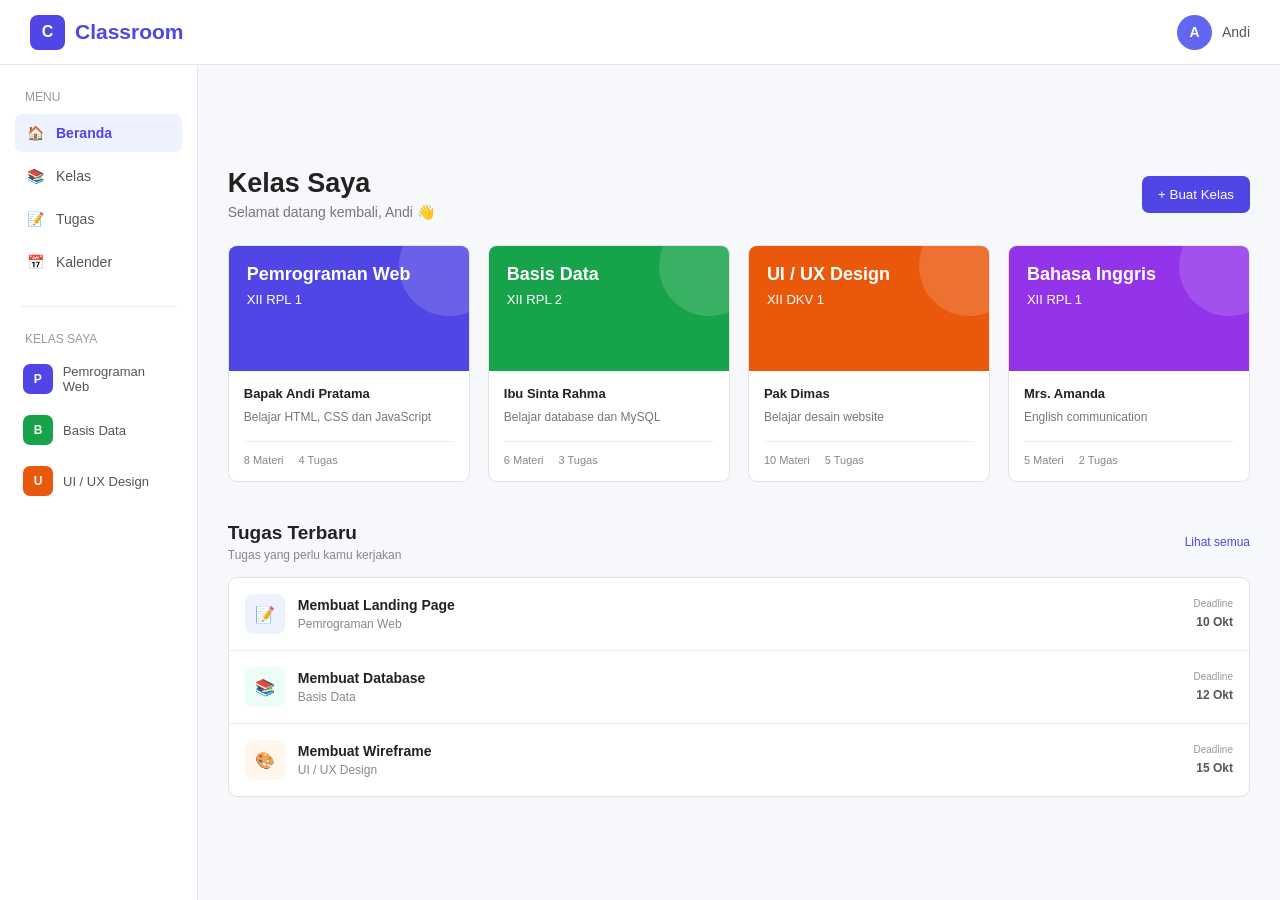
<file: pertemuan5/index.html>
<!DOCTYPE html>
<html lang="id">
<head>
    <meta charset="UTF-8">
    <meta name="viewport" content="width=device-width, initial-scale=1.0">

    <title>Classroom</title>

    <link rel="stylesheet" href="style.css">
</head>

<body>

    <!-- HEADER -->
    <header class="header">

        <div class="logo">
            <div class="logo-box">C</div>
            <h2>Classroom</h2>
        </div>

        <div class="user">
            <div class="user-icon">A</div>
            <span>Andi</span>
        </div>

    </header>


    <div class="container">

        <!-- SIDEBAR -->
        <aside class="sidebar">

            <div class="menu-title">
                Menu
            </div>

            <a href="#" class="menu active">
                🏠
                <span>Beranda</span>
            </a>

            <a href="#" class="menu">
                📚
                <span>Kelas</span>
            </a>

            <a href="#" class="menu">
                📝
                <span>Tugas</span>
            </a>

            <a href="#" class="menu">
                📅
                <span>Kalender</span>
            </a>


            <div class="line"></div>


            <div class="menu-title">
                Kelas Saya
            </div>

            <a href="#" class="class-menu">
                <div class="small-icon blue">
                    P
                </div>

                <span>Pemrograman Web</span>
            </a>

            <a href="#" class="class-menu">
                <div class="small-icon green">
                    B
                </div>

                <span>Basis Data</span>
            </a>

            <a href="#" class="class-menu">
                <div class="small-icon orange">
                    U
                </div>

                <span>UI / UX Design</span>
            </a>

        </aside>


        <!-- CONTENT -->
        <main class="content">

            <div class="welcome">

                <div>
                    <h1>Kelas Saya</h1>

                    <p>
                        Selamat datang kembali, Andi 👋
                    </p>
                </div>

                <button>
                    + Buat Kelas
                </button>

            </div>


            <!-- CLASS CARDS -->
            <section class="classes">


                <!-- CARD 1 -->
                <div class="class-card">

                    <div class="class-top blue-bg">

                        <h2>
                            Pemrograman Web
                        </h2>

                        <p>
                            XII RPL 1
                        </p>

                    </div>

                    <div class="class-body">

                        <p class="teacher">
                            Bapak Andi Pratama
                        </p>

                        <p class="info">
                            Belajar HTML, CSS dan JavaScript
                        </p>

                        <div class="card-bottom">

                            <span>
                                8 Materi
                            </span>

                            <span>
                                4 Tugas
                            </span>

                        </div>

                    </div>

                </div>


                <!-- CARD 2 -->
                <div class="class-card">

                    <div class="class-top green-bg">

                        <h2>
                            Basis Data
                        </h2>

                        <p>
                            XII RPL 2
                        </p>

                    </div>

                    <div class="class-body">

                        <p class="teacher">
                            Ibu Sinta Rahma
                        </p>

                        <p class="info">
                            Belajar database dan MySQL
                        </p>

                        <div class="card-bottom">

                            <span>
                                6 Materi
                            </span>

                            <span>
                                3 Tugas
                            </span>

                        </div>

                    </div>

                </div>


                <!-- CARD 3 -->
                <div class="class-card">

                    <div class="class-top orange-bg">

                        <h2>
                            UI / UX Design
                        </h2>

                        <p>
                            XII DKV 1
                        </p>

                    </div>

                    <div class="class-body">

                        <p class="teacher">
                            Pak Dimas
                        </p>

                        <p class="info">
                            Belajar desain website
                        </p>

                        <div class="card-bottom">

                            <span>
                                10 Materi
                            </span>

                            <span>
                                5 Tugas
                            </span>

                        </div>

                    </div>

                </div>


                <!-- CARD 4 -->
                <div class="class-card">

                    <div class="class-top purple-bg">

                        <h2>
                            Bahasa Inggris
                        </h2>

                        <p>
                            XII RPL 1
                        </p>

                    </div>

                    <div class="class-body">

                        <p class="teacher">
                            Mrs. Amanda
                        </p>

                        <p class="info">
                            English communication
                        </p>

                        <div class="card-bottom">

                            <span>
                                5 Materi
                            </span>

                            <span>
                                2 Tugas
                            </span>

                        </div>

                    </div>

                </div>

            </section>


            <!-- RECENT TASK -->
            <section class="recent">

                <div class="section-title">

                    <div>
                        <h2>Tugas Terbaru</h2>

                        <p>
                            Tugas yang perlu kamu kerjakan
                        </p>
                    </div>

                    <a href="#">
                        Lihat semua
                    </a>

                </div>


                <div class="task-list">


                    <div class="task">

                        <div class="task-icon blue-icon">
                            📝
                        </div>

                        <div class="task-info">

                            <h3>
                                Membuat Landing Page
                            </h3>

                            <p>
                                Pemrograman Web
                            </p>

                        </div>

                        <div class="deadline">
                            <span>Deadline</span>
                            <b>10 Okt</b>
                        </div>

                    </div>


                    <div class="task">

                        <div class="task-icon green-icon">
                            📚
                        </div>

                        <div class="task-info">

                            <h3>
                                Membuat Database
                            </h3>

                            <p>
                                Basis Data
                            </p>

                        </div>

                        <div class="deadline">
                            <span>Deadline</span>
                            <b>12 Okt</b>
                        </div>

                    </div>


                    <div class="task">

                        <div class="task-icon orange-icon">
                            🎨
                        </div>

                        <div class="task-info">

                            <h3>
                                Membuat Wireframe
                            </h3>

                            <p>
                                UI / UX Design
                            </p>

                        </div>

                        <div class="deadline">
                            <span>Deadline</span>
                            <b>15 Okt</b>
                        </div>

                    </div>

                </div>

            </section>

        </main>

    </div>

</body>
</html>
</file>
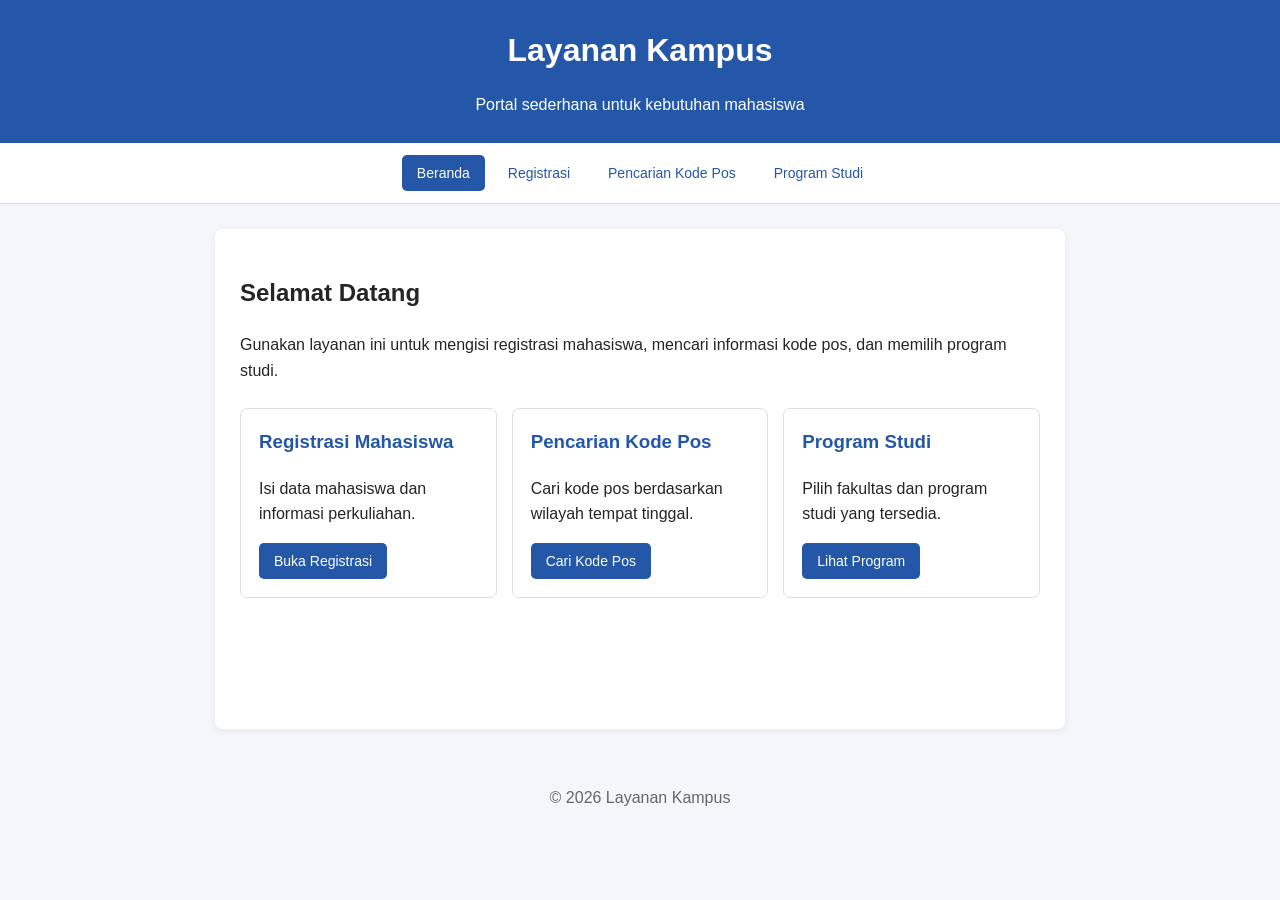
<file: pertemuan6/index.html>
<!DOCTYPE html>
<html lang="id">
<head>
    <meta charset="UTF-8">
    <meta name="viewport" content="width=device-width, initial-scale=1.0">
    <title>Layanan Kampus</title>
    <link rel="stylesheet" href="style.css">
    <script src="script.js" defer></script>
</head>
<body>

    <header>
        <h1>Layanan Kampus</h1>
        <p>Portal sederhana untuk kebutuhan mahasiswa</p>
    </header>

    <nav>
        <button class="nav-link active" data-page="beranda">Beranda</button>
        <button class="nav-link" data-page="registrasi">Registrasi</button>
        <button class="nav-link" data-page="kodepos">Pencarian Kode Pos</button>
        <button class="nav-link" data-page="program">Program Studi</button>
    </nav>

    <main>
        <!-- HALAMAN BERANDA -->
        <section id="beranda" class="page active">
            <h2>Selamat Datang</h2>
            <p>
                Gunakan layanan ini untuk mengisi registrasi mahasiswa,
                mencari informasi kode pos, dan memilih program studi.
            </p>

            <div class="service-list">
                <article class="service-card">
                    <h3>Registrasi Mahasiswa</h3>
                    <p>Isi data mahasiswa dan informasi perkuliahan.</p>
                    <button class="open-page" data-page="registrasi">
                        Buka Registrasi
                    </button>
                </article>

                <article class="service-card">
                    <h3>Pencarian Kode Pos</h3>
                    <p>Cari kode pos berdasarkan wilayah tempat tinggal.</p>
                    <button class="open-page" data-page="kodepos">
                        Cari Kode Pos
                    </button>
                </article>

                <article class="service-card">
                    <h3>Program Studi</h3>
                    <p>Pilih fakultas dan program studi yang tersedia.</p>
                    <button class="open-page" data-page="program">
                        Lihat Program
                    </button>
                </article>
            </div>
        </section>

        <!-- HALAMAN REGISTRASI -->
        <section id="registrasi" class="page">
            <h2>Registrasi Mahasiswa</h2>
            <p>Lengkapi informasi berikut untuk melakukan registrasi.</p>

            <form id="registrationForm">
                <label for="nama">Nama Mahasiswa</label>
                <input
                    type="text"
                    id="nama"
                    name="nama"
                    list="daftarNama"
                    placeholder="Masukkan nama mahasiswa"
                    required
                >

                <datalist id="daftarNama">
                    <option value="Andi Pratama">
                    <option value="Budi Santoso">
                    <option value="Citra Lestari">
                    <option value="Dina Maharani">
                    <option value="Fajar Ramadhan">
                </datalist>

                <label for="nim">NIM</label>
                <input
                    type="text"
                    id="nim"
                    name="nim"
                    placeholder="Masukkan NIM"
                    required
                >

                <label for="mataKuliah">Mata Kuliah</label>
                <select id="mataKuliah" name="mataKuliah" required>
                    <option value="">Pilih mata kuliah</option>
                    <option value="Pemrograman Web">Pemrograman Web</option>
                    <option value="Basis Data">Basis Data</option>
                    <option value="Struktur Data">Struktur Data</option>
                    <option value="Jaringan Komputer">Jaringan Komputer</option>
                </select>

                <label for="dosen">Dosen Pengampu</label>
                <select id="dosen" name="dosen" required>
                    <option value="">Pilih dosen</option>
                    <option value="Dr. Ahmad">Dr. Ahmad</option>
                    <option value="Ibu Siti">Ibu Siti</option>
                    <option value="Bapak Budi">Bapak Budi</option>
                    <option value="Ibu Rina">Ibu Rina</option>
                </select>

                <label for="email">Email Mahasiswa</label>
                <input
                    type="email"
                    id="email"
                    name="email"
                    placeholder="nama@email.com"
                    required
                >

                <label for="password">Kata Sandi</label>
                <input
                    type="password"
                    id="password"
                    name="password"
                    minlength="6"
                    placeholder="Minimal 6 karakter"
                    required
                >

                <button type="submit">Kirim Registrasi</button>
            </form>

            <div id="registrationResult" class="result" aria-live="polite"></div>
        </section>

        <!-- HALAMAN PENCARIAN KODE POS -->
        <section id="kodepos" class="page">
            <h2>Pencarian Kode Pos</h2>
            <p>Pilih wilayah untuk melihat informasi kode pos.</p>

            <form id="postalForm">
                <label for="provinsi">Provinsi</label>
                <select id="provinsi" required>
                    <option value="">Pilih provinsi</option>
                </select>

                <label for="kota">Kota/Kabupaten</label>
                <select id="kota" required disabled>
                    <option value="">Pilih kota/kabupaten</option>
                </select>

                <label for="kecamatan">Kecamatan</label>
                <select id="kecamatan" required disabled>
                    <option value="">Pilih kecamatan</option>
                </select>

                <button type="submit">Cari Kode Pos</button>
            </form>

            <div id="postalResult" class="result" aria-live="polite"></div>

            <p class="note">
                Catatan: data kode pos di halaman ini merupakan contoh terbatas
                untuk demonstrasi, bukan basis data seluruh wilayah Indonesia.
            </p>
        </section>

        <!-- HALAMAN PROGRAM STUDI -->
        <section id="program" class="page">
            <h2>Pilihan Program Studi</h2>
            <p>Pilih fakultas untuk melihat program studi yang tersedia.</p>

            <form id="programForm">
                <label for="fakultas">Fakultas</label>
                <select id="fakultas" required>
                    <option value="">Pilih fakultas</option>
                    <option value="teknologi">Fakultas Teknologi</option>
                    <option value="ekonomi">Fakultas Ekonomi</option>
                    <option value="hukum">Fakultas Hukum</option>
                </select>

                <label for="prodi">Program Studi</label>
                <select id="prodi" required disabled>
                    <option value="">Pilih program studi</option>
                </select>

                <button type="submit">Lihat Pilihan</button>
            </form>

            <div id="programResult" class="result" aria-live="polite"></div>
        </section>
    </main>

    <footer>
        <p>&copy; 2026 Layanan Kampus</p>
    </footer>

</body>
</html>
</file>
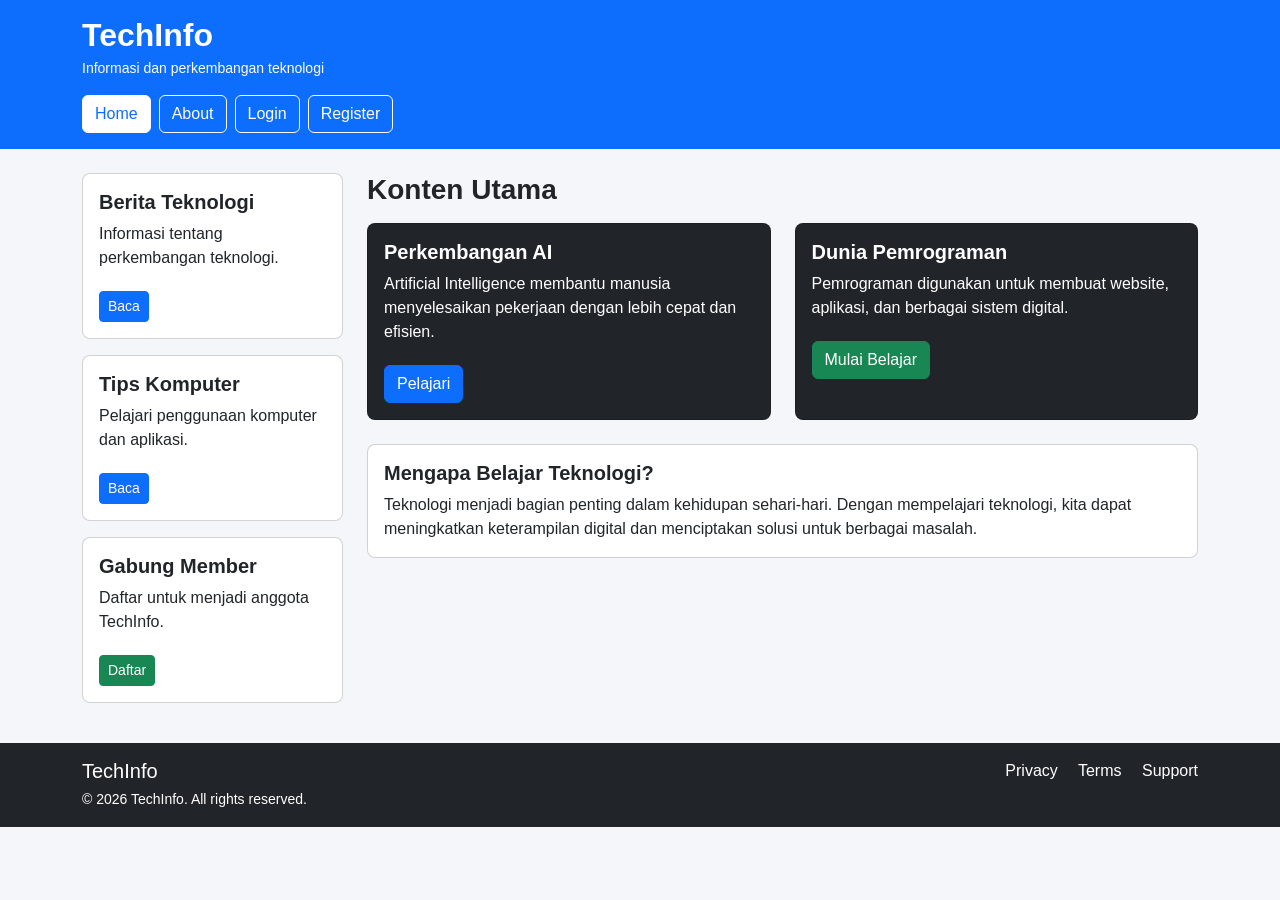
<file: pertemuan7/index.html>
<!DOCTYPE html>
<html lang="id">
<head>
    <meta charset="UTF-8">
    <meta name="viewport" content="width=device-width, initial-scale=1">
    <title>TechInfo - Informasi Teknologi</title>

    <!-- Bootstrap CSS -->
    <link href="https://cdn.jsdelivr.net/npm/bootstrap@5.3.3/dist/css/bootstrap.min.css"
          rel="stylesheet">

    <!-- CSS sendiri -->
    <link rel="stylesheet" href="style.css">

    <!-- JavaScript sendiri -->
    <script src="script.js" defer></script>
</head>
<body>

    <!-- Header -->
    <header class="bg-primary text-white p-3">
        <div class="container">
            <h2 class="mb-1">TechInfo</h2>
            <p class="mb-3">Informasi dan perkembangan teknologi</p>

            <nav class="d-flex flex-wrap gap-2">
                <button class="btn btn-outline-light nav-link-btn active"
                        data-page="home">Home</button>
                <button class="btn btn-outline-light nav-link-btn"
                        data-page="about">About</button>
                <button class="btn btn-outline-light nav-link-btn"
                        data-page="login">Login</button>
                <button class="btn btn-outline-light nav-link-btn"
                        data-page="register">Register</button>
            </nav>
        </div>
    </header>

    <div class="container my-4">

        <!-- HALAMAN HOME -->
        <section id="home" class="page">
            <div class="row">

                <!-- Sidebar -->
                <aside class="col-md-3 mb-3">
                    <div class="card mb-3">
                        <div class="card-body">
                            <h5 class="card-title">Berita Teknologi</h5>
                            <p class="card-text">
                                Informasi tentang perkembangan teknologi.
                            </p>
                            <button class="btn btn-primary btn-sm"
                                    data-page="about">Baca</button>
                        </div>
                    </div>

                    <div class="card mb-3">
                        <div class="card-body">
                            <h5 class="card-title">Tips Komputer</h5>
                            <p class="card-text">
                                Pelajari penggunaan komputer dan aplikasi.
                            </p>
                            <button class="btn btn-primary btn-sm"
                                    data-page="about">Baca</button>
                        </div>
                    </div>

                    <div class="card">
                        <div class="card-body">
                            <h5 class="card-title">Gabung Member</h5>
                            <p class="card-text">
                                Daftar untuk menjadi anggota TechInfo.
                            </p>
                            <button class="btn btn-success btn-sm"
                                    data-page="register">Daftar</button>
                        </div>
                    </div>
                </aside>

                <!-- Konten Utama -->
                <main class="col-md-9">
                    <h3 class="fw-bold mb-3">Konten Utama</h3>

                    <div class="row">
                        <div class="col-md-6 mb-3">
                            <div class="card bg-dark text-white h-100">
                                <div class="card-body">
                                    <h5 class="card-title">Perkembangan AI</h5>
                                    <p class="card-text">
                                        Artificial Intelligence membantu manusia
                                        menyelesaikan pekerjaan dengan lebih
                                        cepat dan efisien.
                                    </p>
                                    <button class="btn btn-primary"
                                            data-page="about">Pelajari</button>
                                </div>
                            </div>
                        </div>

                        <div class="col-md-6 mb-3">
                            <div class="card bg-dark text-white h-100">
                                <div class="card-body">
                                    <h5 class="card-title">Dunia Pemrograman</h5>
                                    <p class="card-text">
                                        Pemrograman digunakan untuk membuat
                                        website, aplikasi, dan berbagai sistem
                                        digital.
                                    </p>
                                    <button class="btn btn-success"
                                            data-page="about">Mulai Belajar</button>
                                </div>
                            </div>
                        </div>
                    </div>

                    <div class="card mt-2">
                        <div class="card-body">
                            <h5 class="card-title">Mengapa Belajar Teknologi?</h5>
                            <p class="card-text">
                                Teknologi menjadi bagian penting dalam kehidupan
                                sehari-hari. Dengan mempelajari teknologi,
                                kita dapat meningkatkan keterampilan digital
                                dan menciptakan solusi untuk berbagai masalah.
                            </p>
                        </div>
                    </div>
                </main>
            </div>
        </section>

        <!-- HALAMAN ABOUT -->
        <section id="about" class="page d-none">
            <div class="card">
                <div class="card-body">
                    <h3>Tentang TechInfo</h3>
                    <p>
                        TechInfo adalah website sederhana yang menyediakan
                        informasi seputar teknologi, kecerdasan buatan,
                        komputer, dan pemrograman.
                    </p>
                    <p>
                        Website ini bertujuan membantu pengunjung mengenal
                        perkembangan teknologi dan menambah wawasan digital.
                    </p>
                    <button class="btn btn-primary" data-page="home">
                        Kembali ke Home
                    </button>
                </div>
            </div>
        </section>

        <!-- HALAMAN LOGIN -->
        <section id="login" class="page d-none">
            <div class="row justify-content-center">
                <div class="col-md-6 col-lg-5">
                    <div class="card shadow-sm">
                        <div class="card-body p-4">
                            <h3 class="text-center mb-4">Login Member</h3>

                            <form id="loginForm">
                                <div class="mb-3">
                                    <label for="loginEmail" class="form-label">
                                        Email
                                    </label>
                                    <input type="email" class="form-control"
                                           id="loginEmail"
                                           placeholder="Masukkan email"
                                           required>
                                </div>

                                <div class="mb-3">
                                    <label for="loginPassword" class="form-label">
                                        Password
                                    </label>
                                    <input type="password" class="form-control"
                                           id="loginPassword"
                                           placeholder="Masukkan password"
                                           minlength="6"
                                           required>
                                </div>

                                <button type="submit"
                                        class="btn btn-primary w-100">
                                    Login
                                </button>
                            </form>

                            <div id="loginMessage" class="mt-3"
                                 aria-live="polite"></div>

                            <p class="text-center mt-3 mb-0">
                                Belum punya akun?
                                <a href="#" data-page="register">Register</a>
                            </p>
                        </div>
                    </div>
                </div>
            </div>
        </section>

        <!-- HALAMAN REGISTER -->
        <section id="register" class="page d-none">
            <div class="row justify-content-center">
                <div class="col-md-6 col-lg-5">
                    <div class="card shadow-sm">
                        <div class="card-body p-4">
                            <h3 class="text-center mb-4">Registrasi Member</h3>

                            <form id="registerForm">
                                <div class="mb-3">
                                    <label for="registerName" class="form-label">
                                        Nama Lengkap
                                    </label>
                                    <input type="text" class="form-control"
                                           id="registerName"
                                           placeholder="Masukkan nama"
                                           required>
                                </div>

                                <div class="mb-3">
                                    <label for="registerEmail" class="form-label">
                                        Email
                                    </label>
                                    <input type="email" class="form-control"
                                           id="registerEmail"
                                           placeholder="Masukkan email"
                                           required>
                                </div>

                                <div class="mb-3">
                                    <label for="registerPassword" class="form-label">
                                        Password
                                    </label>
                                    <input type="password" class="form-control"
                                           id="registerPassword"
                                           placeholder="Minimal 6 karakter"
                                           minlength="6"
                                           required>
                                </div>

                                <div class="mb-3">
                                    <label for="confirmPassword" class="form-label">
                                        Konfirmasi Password
                                    </label>
                                    <input type="password" class="form-control"
                                           id="confirmPassword"
                                           placeholder="Ulangi password"
                                           minlength="6"
                                           required>
                                </div>

                                <button type="submit"
                                        class="btn btn-success w-100">
                                    Buat Akun
                                </button>
                            </form>

                            <div id="registerMessage" class="mt-3"
                                 aria-live="polite"></div>

                            <p class="text-center mt-3 mb-0">
                                Sudah punya akun?
                                <a href="#" data-page="login">Login</a>
                            </p>
                        </div>
                    </div>
                </div>
            </div>
        </section>

    </div>

    <!-- Footer -->
    <footer class="bg-dark text-white py-3 mt-4">
        <div class="container d-flex flex-wrap justify-content-between gap-2">
            <div>
                <h5 class="mb-1">TechInfo</h5>
                <small>&copy; 2026 TechInfo. All rights reserved.</small>
            </div>

            <div>
                <a href="#" class="text-white me-3">Privacy</a>
                <a href="#" class="text-white me-3">Terms</a>
                <a href="#" class="text-white">Support</a>
            </div>
        </div>
    </footer>

    <!-- Bootstrap JavaScript -->
    <script src="https://cdn.jsdelivr.net/npm/bootstrap@5.3.3/dist/js/bootstrap.bundle.min.js"></script>
</body>
</html>
</file>
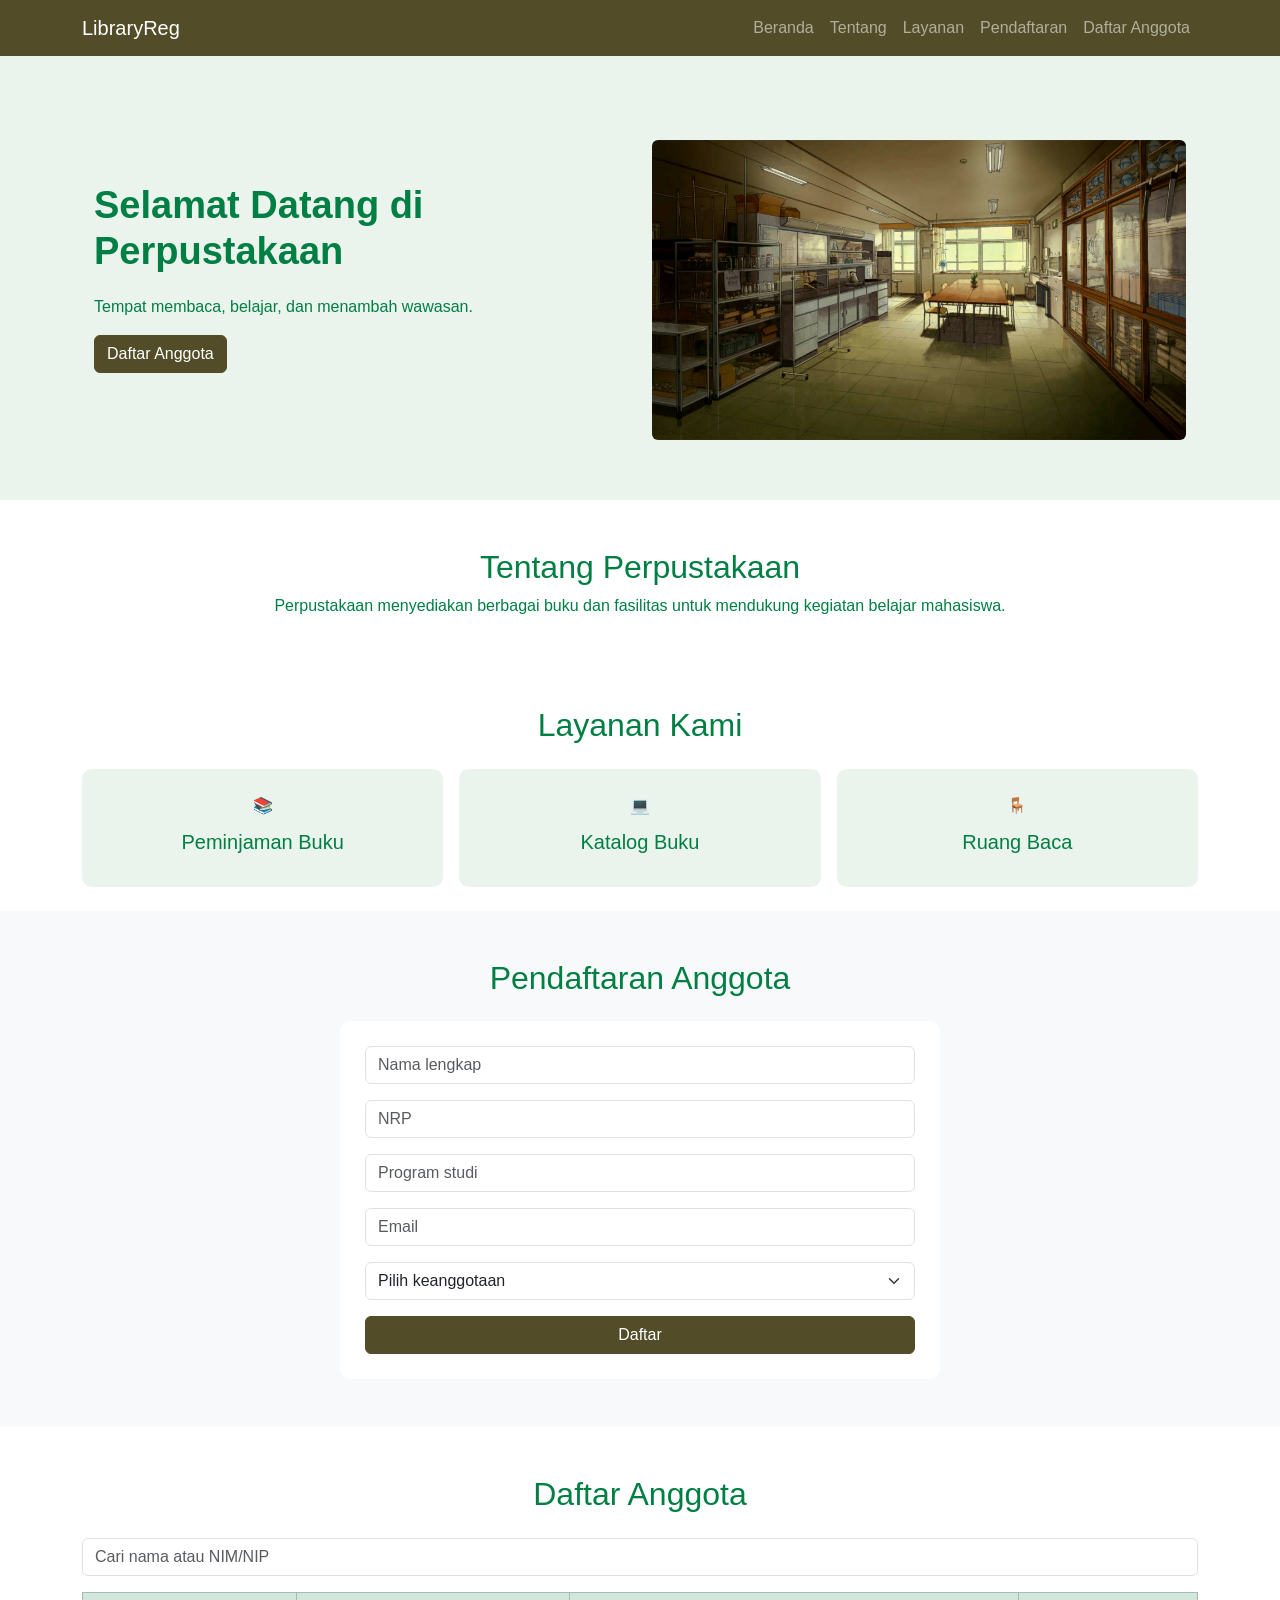
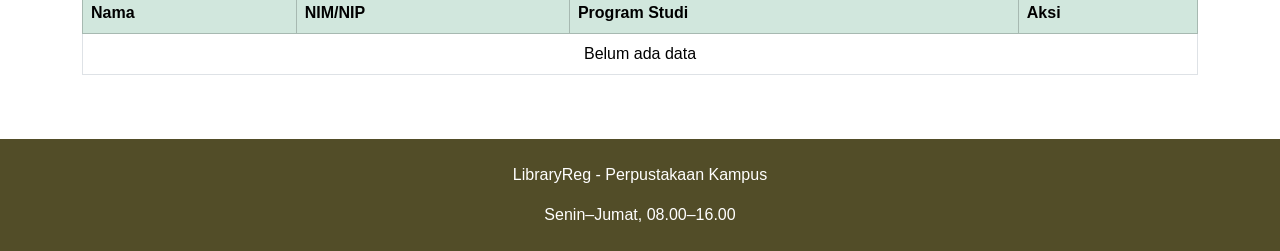
<file: UTS/index.html>
<!DOCTYPE html>
<html lang="id">
<head>
    <meta charset="UTF-8">
    <meta name="viewport" content="width=device-width, initial-scale=1">
    <title>LibraryReg</title>
    <link href="https://cdn.jsdelivr.net/npm/bootstrap@5.3.3/dist/css/bootstrap.min.css" rel="stylesheet">
    <link rel="stylesheet" href="style.css">
</head>
<body>

<nav class="navbar navbar-expand-lg navbar-dark">
    <div class="container">
        <a class="navbar-brand" href="#beranda">LibraryReg</a>
        <button class="navbar-toggler" data-bs-toggle="collapse" data-bs-target="#menu">
            <span class="navbar-toggler-icon"></span>
        </button>
        <div class="collapse navbar-collapse" id="menu">
            <div class="navbar-nav ms-auto">
                <a class="nav-link" href="#beranda">Beranda</a>
                <a class="nav-link" href="#tentang">Tentang</a>
                <a class="nav-link" href="#layanan">Layanan</a>
                <a class="nav-link" href="#pendaftaran">Pendaftaran</a>
                <a class="nav-link" href="#anggota">Daftar Anggota</a>
            </div>
        </div>
    </div>
</nav>

<header id="beranda" class="hero">
    <div class="container row align-items-center mx-auto">
        <div class="col-md-6">
            <h1>Selamat Datang di Perpustakaan</h1>
            <p>Tempat membaca, belajar, dan menambah wawasan.</p>
            <a href="#pendaftaran" class="btn btn-success">Daftar Anggota</a>
        </div>
        <div class="col-md-6 mt-4">
            <img src="hyouka_image.jpg"
                 class="img-fluid rounded" alt="Perpustakaan">
        </div>
    </div>
</header>

<section id="tentang" class="container py-5 text-center">
    <h2>Tentang Perpustakaan</h2>
    <p>Perpustakaan menyediakan berbagai buku dan fasilitas
       untuk mendukung kegiatan belajar mahasiswa.</p>
</section>

<section id="layanan" class="container py-4">
    <h2 class="text-center mb-4">Layanan Kami</h2>
    <div class="row g-3 text-center">
        <div class="col-md-4"><div class="layanan">📚<h5>Peminjaman Buku</h5></div></div>
        <div class="col-md-4"><div class="layanan">💻<h5>Katalog Buku</h5></div></div>
        <div class="col-md-4"><div class="layanan">🪑<h5>Ruang Baca</h5></div></div>
    </div>
</section>

<section id="pendaftaran" class="bg-light py-5">
    <div class="container">
        <h2 class="text-center mb-4">Pendaftaran Anggota</h2>
        <form id="formAnggota" class="form-box">
            <input class="form-control mb-3" name="nama"
                   placeholder="Nama lengkap" required>
            <input class="form-control mb-3" name="nim"
                   placeholder="NRP" required>
            <input class="form-control mb-3" name="prodi"
                   placeholder="Program studi" required>
            <input class="form-control mb-3" name="email"
                   type="email" placeholder="Email" required>
            <select class="form-select mb-3" name="jenis" required>
                <option value="">Pilih keanggotaan</option>
                <option>Mahasiswa</option>
                <option>Dosen</option>
                <option>Tenaga Kependidikan</option>
            </select>
            <button class="btn btn-success w-100">Daftar</button>
        </form>
    </div>
</section>

<section id="anggota" class="container py-5">
    <h2 class="text-center mb-4">Daftar Anggota</h2>
    <input id="cari" class="form-control mb-3"
           placeholder="Cari nama atau NIM/NIP">

    <div class="table-responsive">
        <table class="table table-bordered">
            <thead class="table-success">
                <tr><th>Nama</th><th>NIM/NIP</th><th>Program Studi</th><th>Aksi</th></tr>
            </thead>
            <tbody id="daftar"></tbody>
        </table>
    </div>
</section>

<footer class="text-center text-white p-4">
    <p>LibraryReg - Perpustakaan Kampus</p>
    <p class="mb-0">Senin–Jumat, 08.00–16.00</p>
</footer>

<script src="https://cdn.jsdelivr.net/npm/bootstrap@5.3.3/dist/js/bootstrap.bundle.min.js"></script>
<script src="script.js"></script>
</body>
</html>
</file>
<file: pertemuan5/style.css>
* {
    box-sizing: border-box;
    margin: 0;
    padding: 0;
}

body {
    font-family: Arial, sans-serif;

    background-color: #f7f8fc;

    color: #222;
}


/* =========================
   HEADER
========================= */

.header {
    height: 65px;

    background-color: white;

    border-bottom: 1px solid #e5e5e5;

    display: flex;

    align-items: center;

    justify-content: space-between;

    padding: 0 30px;

    position: sticky;

    top: 0;

    z-index: 10;
}


.logo {
    display: flex;

    align-items: center;

    gap: 10px;
}


.logo h2 {
    color: #4f46e5;

    font-size: 21px;
}


.logo-box {
    width: 35px;
    height: 35px;

    background-color: #4f46e5;

    color: white;

    border-radius: 8px;

    display: flex;

    align-items: center;
    justify-content: center;

    font-weight: bold;
}


.user {
    display: flex;

    align-items: center;

    gap: 10px;

    color: #555;

    font-size: 14px;
}


.user-icon {
    width: 35px;
    height: 35px;

    border-radius: 50%;

    background-color: #6366f1;

    color: white;

    display: flex;

    align-items: center;
    justify-content: center;

    font-weight: bold;
}


/* =========================
   CONTAINER
========================= */

.container {
    display: flex;
}


/* =========================
   SIDEBAR
========================= */

.sidebar {
    width: 230px;

    min-height: calc(100vh - 65px);

    background-color: white;

    border-right: 1px solid #e5e5e5;

    padding: 25px 15px;
}


.menu-title {
    color: #999;

    font-size: 12px;

    text-transform: uppercase;

    margin: 0 10px 10px;
}


.menu {
    display: flex;

    align-items: center;

    gap: 12px;

    text-decoration: none;

    color: #555;

    padding: 11px 12px;

    margin-bottom: 5px;

    border-radius: 7px;

    font-size: 14px;
}


.menu:hover {
    background-color: #f3f4f6;
}


.menu.active {
    background-color: #eef2ff;

    color: #4f46e5;

    font-weight: bold;
}


.line {
    height: 1px;

    background-color: #eee;

    margin: 25px 5px;
}


.class-menu {
    display: flex;

    align-items: center;

    gap: 10px;

    text-decoration: none;

    color: #555;

    font-size: 13px;

    padding: 8px;

    margin-bottom: 5px;
}


.class-menu:hover {
    background-color: #f5f5f5;

    border-radius: 7px;
}


.small-icon {
    width: 30px;
    height: 30px;

    color: white;

    border-radius: 7px;

    display: flex;

    align-items: center;
    justify-content: center;

    font-size: 12px;

    font-weight: bold;
}


.blue {
    background-color: #4f46e5;
}


.green {
    background-color: #16a34a;
}


.orange {
    background-color: #ea580c;
}


/* =========================
   CONTENT
========================= */

.content {
    width: 100%;

    padding: 30px;

    max-width: 1200px;

    margin: auto;
}


/* =========================
   WELCOME
========================= */

.welcome {
    display: flex;

    align-items: center;

    justify-content: space-between;

    margin-bottom: 25px;
}


.welcome h1 {
    font-size: 27px;

    margin-bottom: 5px;
}


.welcome p {
    color: #777;

    font-size: 14px;
}


.welcome button {
    background-color: #4f46e5;

    color: white;

    border: none;

    padding: 11px 16px;

    border-radius: 7px;

    cursor: pointer;
}


.welcome button:hover {
    background-color: #4338ca;
}


/* =========================
   CLASS CARDS
========================= */

.classes {
    display: grid;

    grid-template-columns:
        repeat(4, 1fr);

    gap: 18px;
}


.class-card {
    background-color: white;

    border: 1px solid #e3e3e3;

    border-radius: 9px;

    overflow: hidden;

    transition: 0.2s;
}


.class-card:hover {
    transform: translateY(-3px);

    box-shadow:
        0 5px 15px
        rgba(0,0,0,0.08);
}


.class-top {
    height: 125px;

    color: white;

    padding: 18px;

    position: relative;

    overflow: hidden;
}


.class-top:after {
    content: "";

    position: absolute;

    width: 100px;
    height: 100px;

    border-radius: 50%;

    right: -30px;

    top: -30px;

    background-color:
        rgba(255,255,255,0.15);
}


.class-top h2 {
    font-size: 18px;

    position: relative;

    z-index: 2;
}


.class-top p {
    margin-top: 7px;

    font-size: 13px;

    position: relative;

    z-index: 2;
}


.blue-bg {
    background-color: #4f46e5;
}


.green-bg {
    background-color: #16a34a;
}


.orange-bg {
    background-color: #ea580c;
}


.purple-bg {
    background-color: #9333ea;
}


/* CLASS BODY */

.class-body {
    padding: 15px;
}


.teacher {
    font-weight: bold;

    font-size: 13px;
}


.info {
    color: #777;

    font-size: 12px;

    margin-top: 7px;

    line-height: 1.5;
}


.card-bottom {
    display: flex;

    gap: 15px;

    border-top: 1px solid #eee;

    margin-top: 15px;

    padding-top: 12px;

    color: #888;

    font-size: 11px;
}


/* =========================
   RECENT
========================= */

.recent {
    margin-top: 40px;
}


.section-title {
    display: flex;

    justify-content: space-between;

    align-items: center;

    margin-bottom: 15px;
}


.section-title h2 {
    font-size: 19px;
}


.section-title p {
    color: #888;

    font-size: 12px;

    margin-top: 4px;
}


.section-title a {
    color: #4f46e5;

    text-decoration: none;

    font-size: 12px;
}


/* =========================
   TASK
========================= */

.task-list {
    background-color: white;

    border: 1px solid #e3e3e3;

    border-radius: 9px;

    overflow: hidden;
}


.task {
    display: flex;

    align-items: center;

    padding: 16px;

    border-bottom: 1px solid #eee;
}


.task:last-child {
    border-bottom: none;
}


.task-icon {
    width: 40px;
    height: 40px;

    border-radius: 8px;

    display: flex;

    align-items: center;
    justify-content: center;

    margin-right: 13px;
}


.blue-icon {
    background-color: #eef2ff;
}


.green-icon {
    background-color: #ecfdf5;
}


.orange-icon {
    background-color: #fff7ed;
}


.task-info {
    flex: 1;
}


.task-info h3 {
    font-size: 14px;
}


.task-info p {
    color: #888;

    font-size: 12px;

    margin-top: 4px;
}


.deadline {
    text-align: right;
}


.deadline span {
    display: block;

    color: #999;

    font-size: 10px;

    margin-bottom: 3px;
}


.deadline b {
    color: #555;

    font-size: 12px;
}


/* =========================
   RESPONSIVE
========================= */

@media screen and (max-width: 1000px) {

    .classes {
        grid-template-columns:
            repeat(2, 1fr);
    }

}


@media screen and (max-width: 700px) {

    .sidebar {
        display: none;
    }

    .content {
        padding: 20px 15px;
    }

    .classes {
        grid-template-columns: 1fr;
    }

    .welcome {
        display: block;
    }

    .welcome button {
        margin-top: 15px;
    }

    .task {
        padding: 13px;
    }

    .deadline {
        display: none;
    }

}


@media screen and (max-width: 450px) {

    .header {
        padding: 0 15px;
    }

    .user span {
        display: none;
    }

    .logo h2 {
        font-size: 18px;
    }

}
</file>
<file: pertemuan6/style.css>
* {
    box-sizing: border-box;
}

body {
    margin: 0;
    font-family: Arial, sans-serif;
    background-color: #f4f6f9;
    color: #252525;
    line-height: 1.6;
}

header {
    background-color: #2457a7;
    color: white;
    text-align: center;
    padding: 25px 15px;
}

header h1 {
    margin: 0;
}

header p {
    margin-bottom: 0;
}

nav {
    display: flex;
    justify-content: center;
    flex-wrap: wrap;
    gap: 8px;
    padding: 12px;
    background-color: white;
    border-bottom: 1px solid #ddd;
}

button {
    padding: 10px 15px;
    border: none;
    border-radius: 5px;
    background-color: #2457a7;
    color: white;
    cursor: pointer;
    font-size: 14px;
}

button:hover {
    background-color: #183f7e;
}

.nav-link {
    background-color: transparent;
    color: #2457a7;
}

.nav-link:hover,
.nav-link.active {
    background-color: #2457a7;
    color: white;
}

main {
    max-width: 850px;
    min-height: 500px;
    margin: 25px auto;
    padding: 25px;
    background-color: white;
    border-radius: 8px;
    box-shadow: 0 2px 8px rgba(0, 0, 0, 0.06);
}

.page {
    display: none;
}

.page.active {
    display: block;
}

.service-list {
    display: grid;
    grid-template-columns: repeat(auto-fit, minmax(200px, 1fr));
    gap: 15px;
    margin-top: 25px;
}

.service-card {
    padding: 18px;
    border: 1px solid #ddd;
    border-radius: 7px;
    background-color: #fff;
}

.service-card h3 {
    margin-top: 0;
    color: #2457a7;
}

form {
    display: flex;
    flex-direction: column;
    gap: 10px;
    margin-top: 20px;
}

label {
    font-weight: bold;
    margin-top: 5px;
}

input,
select {
    width: 100%;
    padding: 11px;
    border: 1px solid #ccc;
    border-radius: 5px;
    background-color: white;
    font-size: 15px;
}

input:focus,
select:focus {
    outline: 2px solid #a8c7fa;
    border-color: #2457a7;
}

input:disabled,
select:disabled {
    background-color: #eee;
    cursor: not-allowed;
}

form button {
    margin-top: 10px;
}

.result {
    margin-top: 20px;
    padding: 15px;
    border-radius: 5px;
    background-color: #eef4ff;
    white-space: pre-line;
    overflow-wrap: anywhere;
}

.result:empty {
    display: none;
}

.note {
    margin-top: 20px;
    font-size: 13px;
    color: #666;
}

footer {
    padding: 15px;
    text-align: center;
    color: #666;
}

@media (max-width: 600px) {
    main {
        margin: 15px;
        padding: 18px;
    }

    nav {
        align-items: stretch;
    }

    .nav-link {
        flex: 1 1 40%;
    }
}
</file>
<file: pertemuan7/style.css>
body {
    background-color: #f4f6f9;
    font-family: Arial, sans-serif;
}

header {
    background-color: #0d6efd;
}

header h2 {
    font-weight: bold;
}

header p {
    font-size: 14px;
}

.nav-link-btn {
    color: white;
}

.nav-link-btn:hover,
.nav-link-btn.active {
    background-color: white;
    color: #0d6efd;
}

.card {
    border-radius: 8px;
}

.card-title {
    font-weight: bold;
}

.card .btn {
    margin-top: 5px;
}

.page {
    animation: appear 0.2s ease-in;
}

footer a {
    text-decoration: none;
}

footer a:hover {
    text-decoration: underline;
}

@keyframes appear {
    from {
        opacity: 0;
    }

    to {
        opacity: 1;
    }
}

@media (max-width: 576px) {
    header h2 {
        font-size: 24px;
    }

    nav button {
        flex: 1 1 40%;
    }
}
</file>
<file: UTS/style.css>
body {
    font-family: Arial, sans-serif;
    color: #007f44;
}

.navbar, footer {
    background: #524D28;
}

.hero {
    background: #eaf3ec;
    padding: 60px 0;
}

.hero h1 {
    font-size: 38px;
    font-weight: bold;
    margin-bottom: 20px;
}

.hero img {
    height: 300px;
    width: 100%;
    object-fit: cover;
}

.layanan {
    padding: 25px;
    background: #eaf3ec;
    border-radius: 10px;
}

.layanan h5 {
    margin-top: 12px;
}

.form-box {
    background: white;
    padding: 25px;
    border-radius: 10px;
    max-width: 600px;
    margin: auto;
}

.btn-success {
    background: #524D28 ;
    border-color: #524D28;
}

.btn-success:hover {
    background: #285c4e;
}

section {
    scroll-margin-top: 20px;
}

@media (max-width: 768px) {
    .hero {
        padding: 35px 0;
    }

    .hero h1 {
        font-size: 28px;
    }

    .hero img {
        height: 220px;
    }
}
</file>
